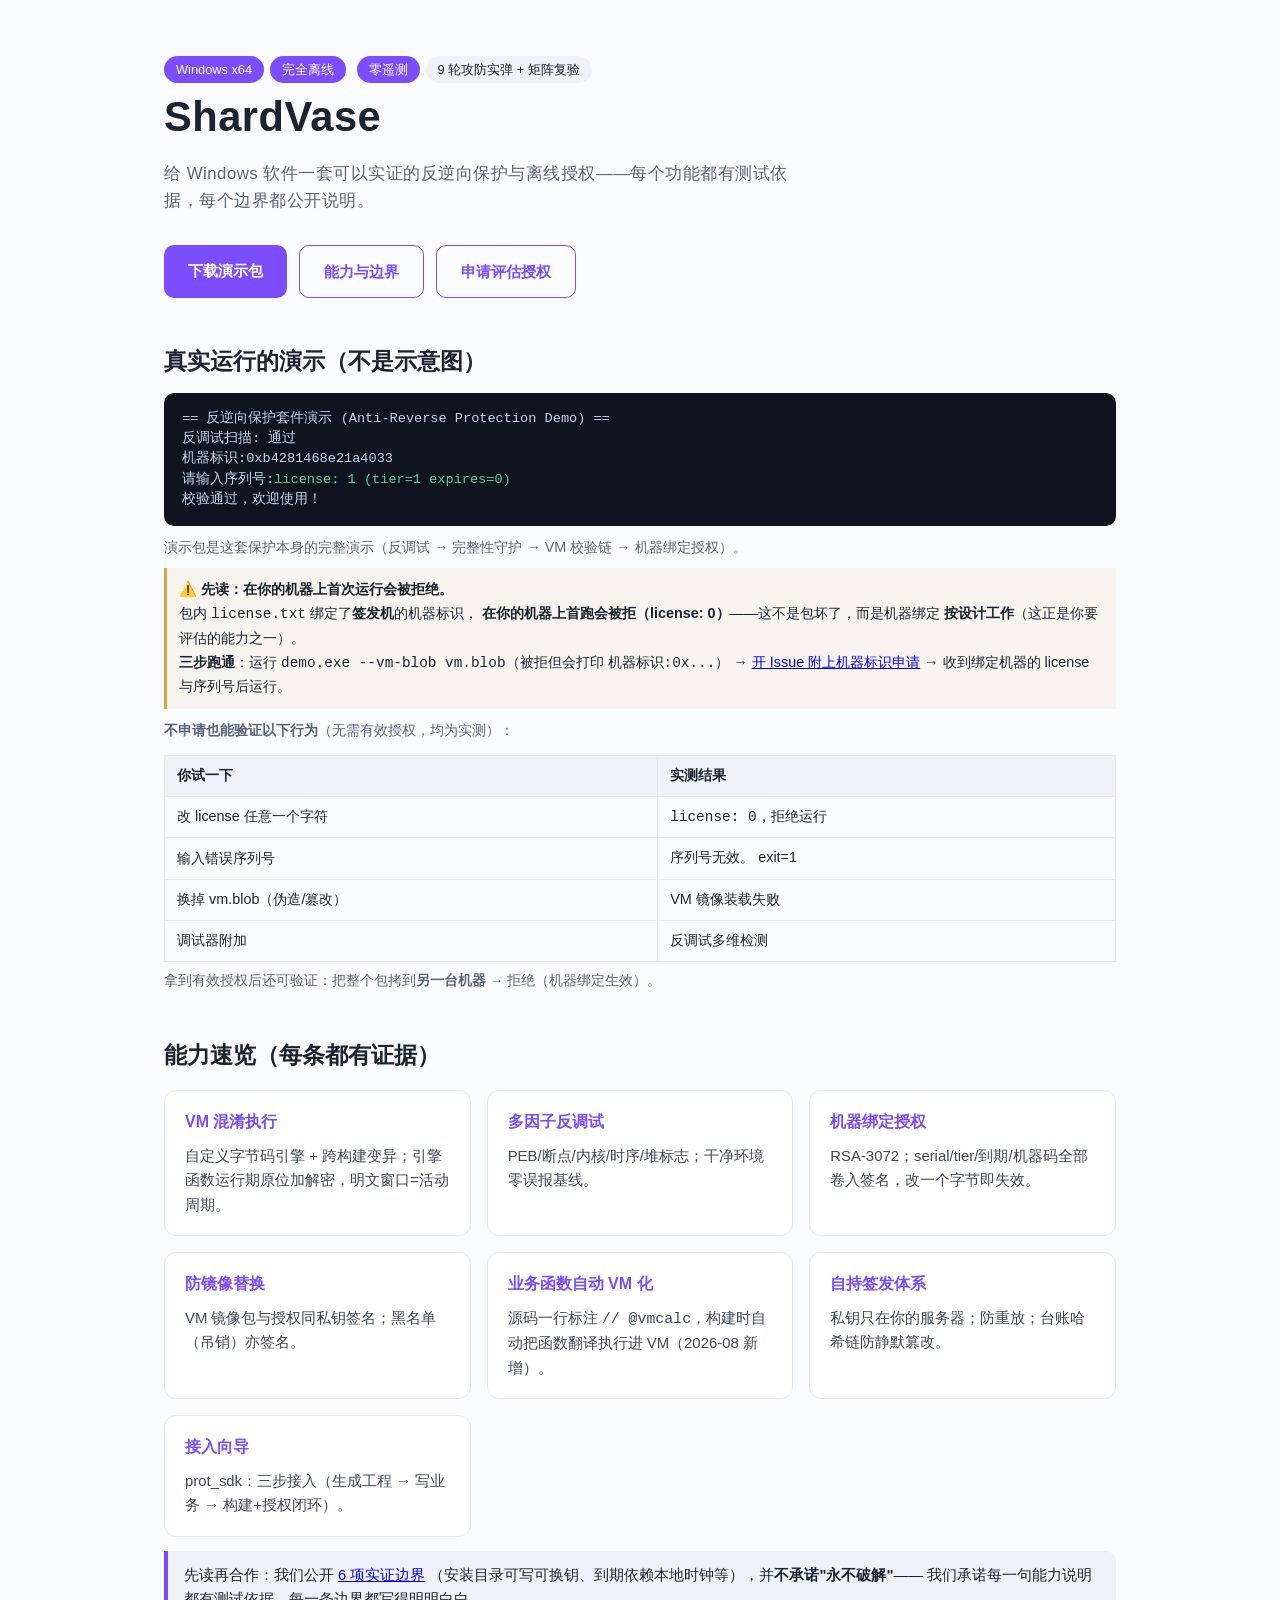
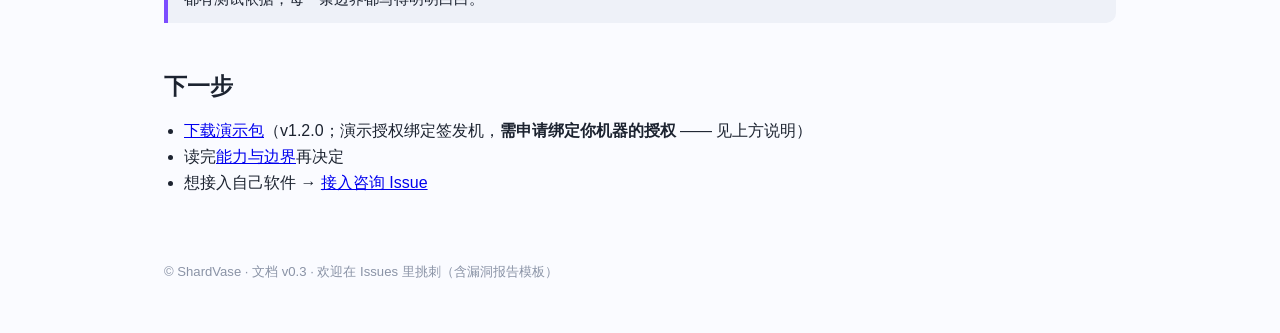
<file: docs/marketing/landing.html>
<!DOCTYPE html>
<html lang="zh-CN">
<head>
<meta charset="utf-8">
<meta name="viewport" content="width=device-width, initial-scale=1">
<title>ShardVase — 反逆向保护 · 离线授权</title>
<style>
  :root { --ink:#1c2330; --accent:#7c4dff; --bg:#fafbff; --card:#ffffff; --muted:#5a6478; }
  * { box-sizing:border-box; margin:0; }
  body { font-family:"Segoe UI","Microsoft YaHei",sans-serif; color:var(--ink); background:var(--bg); line-height:1.65; }
  .wrap { max-width:1000px; margin:0 auto; padding:56px 24px; }
  h1 { font-size:2.6rem; letter-spacing:.5px; }
  h1 small { display:block; font-size:1.05rem; color:var(--muted); font-weight:400; margin-top:8px; max-width:640px; }
  h2 { margin:44px 0 12px; font-size:1.45rem; }
  .pill { display:inline-block; background:var(--accent); color:#fff; padding:3px 12px; border-radius:99px; font-size:.8rem; margin-right:6px; }
  .pill.soft { background:#eef1f8; color:var(--ink); }
  .grid { display:grid; grid-template-columns:repeat(auto-fit,minmax(280px,1fr)); gap:16px; margin-top:16px; }
  .card { background:var(--card); border:1px solid #e5e9f2; border-radius:12px; padding:18px 20px; }
  .card h3 { font-size:1rem; margin-bottom:8px; color:var(--accent); }
  .card p, .card li { color:#3d4657; font-size:.93rem; }
  .card ul { padding-left:18px; }
  .cta { display:flex; gap:12px; margin:30px 0 8px; flex-wrap:wrap; }
  .btn { display:inline-block; padding:13px 24px; border-radius:10px; text-decoration:none; font-weight:600; font-size:.95rem; }
  .btn-primary { background:var(--accent); color:#fff; }
  .btn-ghost { border:1px solid var(--accent); color:var(--accent); }
  pre { background:#0f1420; color:#c9d4e8; padding:16px 18px; border-radius:10px; font-size:.85rem; overflow-x:auto; margin-top:12px; line-height:1.5; }
  pre .ok { color:#59d090; } pre .warn { color:#e8c766; }
  table { border-collapse:collapse; margin-top:12px; width:100%; font-size:.9rem; }
  th, td { border:1px solid #e5e9f2; padding:8px 12px; text-align:left; }
  th { background:#eef1f8; }
  .brace { background:#eef1f8; border-left:4px solid var(--accent); padding:12px 16px; border-radius:0 10px 10px 0; font-size:.92rem; margin-top:14px; }
  footer { margin-top:64px; color:#8a93a6; font-size:.82rem; }
</style>
</head>
<body>
<div class="wrap">
  <p>
    <span class="pill">Windows x64</span><span class="pill">完全离线</span>
    <span class="pill">零遥测</span><span class="pill soft">9 轮攻防实弹 + 矩阵复验</span>
  </p>
  <h1>ShardVase
    <small>给 Windows 软件一套可以实证的反逆向保护与离线授权——每个功能都有测试依据，每个边界都公开说明。</small>
  </h1>

  <div class="cta">
    <a class="btn btn-primary" href="https://github.com/auui-LDAH/ShardVase-demo/releases">下载演示包</a>
    <a class="btn btn-ghost" href="https://github.com/auui-LDAH/ShardVase-docs">能力与边界</a>
    <a class="btn btn-ghost" href="https://github.com/auui-LDAH/ShardVase-docs/issues/new?template=eval.yml">申请评估授权</a>
  </div>

  <h2>真实运行的演示（不是示意图）</h2>
  <pre><code>== 反逆向保护套件演示 (Anti-Reverse Protection Demo) ==
反调试扫描: 通过
机器标识:0xb4281468e21a4033
请输入序列号:<span class="ok">license: 1 (tier=1 expires=0)</span>
校验通过，欢迎使用！</code></pre>
  <p style="margin-top:10px; font-size:.9rem; color:var(--muted);">
    演示包是这套保护本身的完整演示（反调试 → 完整性守护 → VM 校验链 → 机器绑定授权）。
  </p>

  <p style="margin-top:8px; padding:10px 12px; border-left:3px solid #d9a441; background:rgba(217,164,65,.08); font-size:.9rem;">
    <strong>⚠️ 先读：在你的机器上首次运行会被拒绝。</strong><br>
    包内 <code>license.txt</code> 绑定了<strong>签发机</strong>的机器标识，
    <strong>在你的机器上首跑会被拒（license: 0）</strong>——这不是包坏了，而是机器绑定
    <strong>按设计工作</strong>（这正是你要评估的能力之一）。<br>
    <strong>三步跑通</strong>：运行 <code>demo.exe --vm-blob vm.blob</code>（被拒但会打印
    <code>机器标识:0x...</code>）
    → <a href="https://github.com/auui-LDAH/ShardVase-docs/issues/new?template=eval.yml">开 Issue 附上机器标识申请</a>
    → 收到绑定机器的 license 与序列号后运行。
  </p>

  <p style="margin-top:10px; font-size:.9rem; color:var(--muted);">
    <strong>不申请也能验证以下行为</strong>（无需有效授权，均为实测）：
  </p>
  <table>
    <tr><th>你试一下</th><th>实测结果</th></tr>
    <tr><td>改 license 任意一个字符</td><td><code>license: 0</code>，拒绝运行</td></tr>
    <tr><td>输入错误序列号</td><td><code>序列号无效。</code> exit=1</td></tr>
    <tr><td>换掉 vm.blob（伪造/篡改）</td><td>VM 镜像装载失败</td></tr>
    <tr><td>调试器附加</td><td>反调试多维检测</td></tr>
  </table>
  <p style="margin-top:8px; font-size:.85rem; color:var(--muted);">
    拿到有效授权后还可验证：把整个包拷到<strong>另一台机器</strong> → 拒绝（机器绑定生效）。
  </p>

  <h2>能力速览（每条都有证据）</h2>
  <div class="grid">
    <div class="card"><h3>VM 混淆执行</h3><p>自定义字节码引擎 + 跨构建变异；引擎函数运行期原位加解密，明文窗口=活动周期。</p></div>
    <div class="card"><h3>多因子反调试</h3><p>PEB/断点/内核/时序/堆标志；干净环境零误报基线。</p></div>
    <div class="card"><h3>机器绑定授权</h3><p>RSA-3072；serial/tier/到期/机器码全部卷入签名，改一个字节即失效。</p></div>
    <div class="card"><h3>防镜像替换</h3><p>VM 镜像包与授权同私钥签名；黑名单（吊销）亦签名。</p></div>
    <div class="card"><h3>业务函数自动 VM 化</h3><p>源码一行标注 <code>// @vmcalc</code>，构建时自动把函数翻译执行进 VM（2026-08 新增）。</p></div>
    <div class="card"><h3>自持签发体系</h3><p>私钥只在你的服务器；防重放；台账哈希链防静默篡改。</p></div>
    <div class="card"><h3>接入向导</h3><p>prot_sdk：三步接入（生成工程 → 写业务 → 构建+授权闭环）。</p></div>
  </div>

  <div class="brace">
    先读再合作：我们公开 <a href="https://github.com/auui-LDAH/ShardVase-docs/blob/main/boundaries.md">6 项实证边界</a>
    （安装目录可写可换钥、到期依赖本地时钟等），并<strong>不承诺"永不破解"</strong>——
    我们承诺每一句能力说明都有测试依据，每一条边界都写得明明白白。
  </div>

  <h2>下一步</h2>
  <ul style="margin-top:8px; padding-left:20px;">
    <li><a href="https://github.com/auui-LDAH/ShardVase-demo/releases">下载演示包</a>（v1.2.0；演示授权绑定签发机，<strong>需申请绑定你机器的授权</strong> —— 见上方说明）</li>
    <li>读完<a href="https://github.com/auui-LDAH/ShardVase-docs">能力与边界</a>再决定</li>
    <li>想接入自己软件 → <a href="https://github.com/auui-LDAH/ShardVase-docs/issues/new?template=consult.yml">接入咨询 Issue</a></li>
  </ul>

  <footer>© ShardVase · 文档 v0.3 · 欢迎在 Issues 里挑刺（含漏洞报告模板）</footer>
</div>
</body>
</html>
</file>
